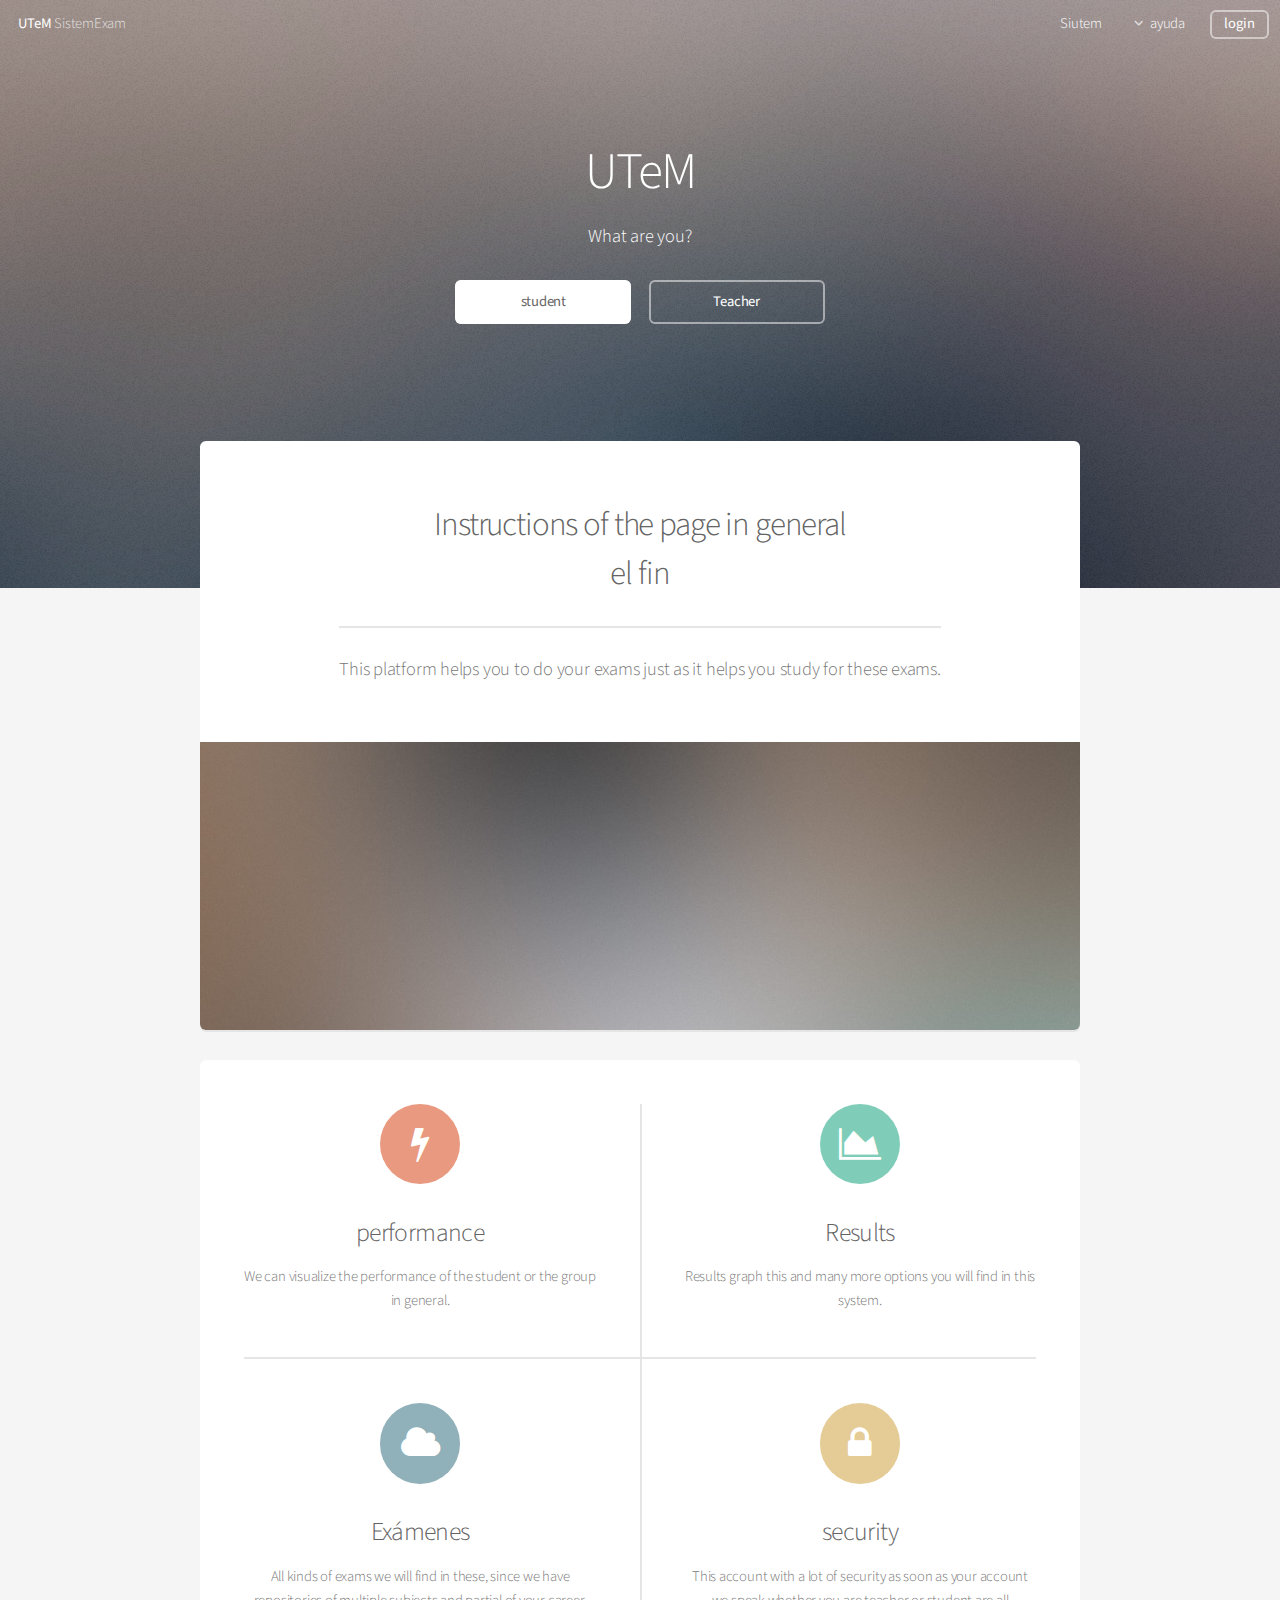
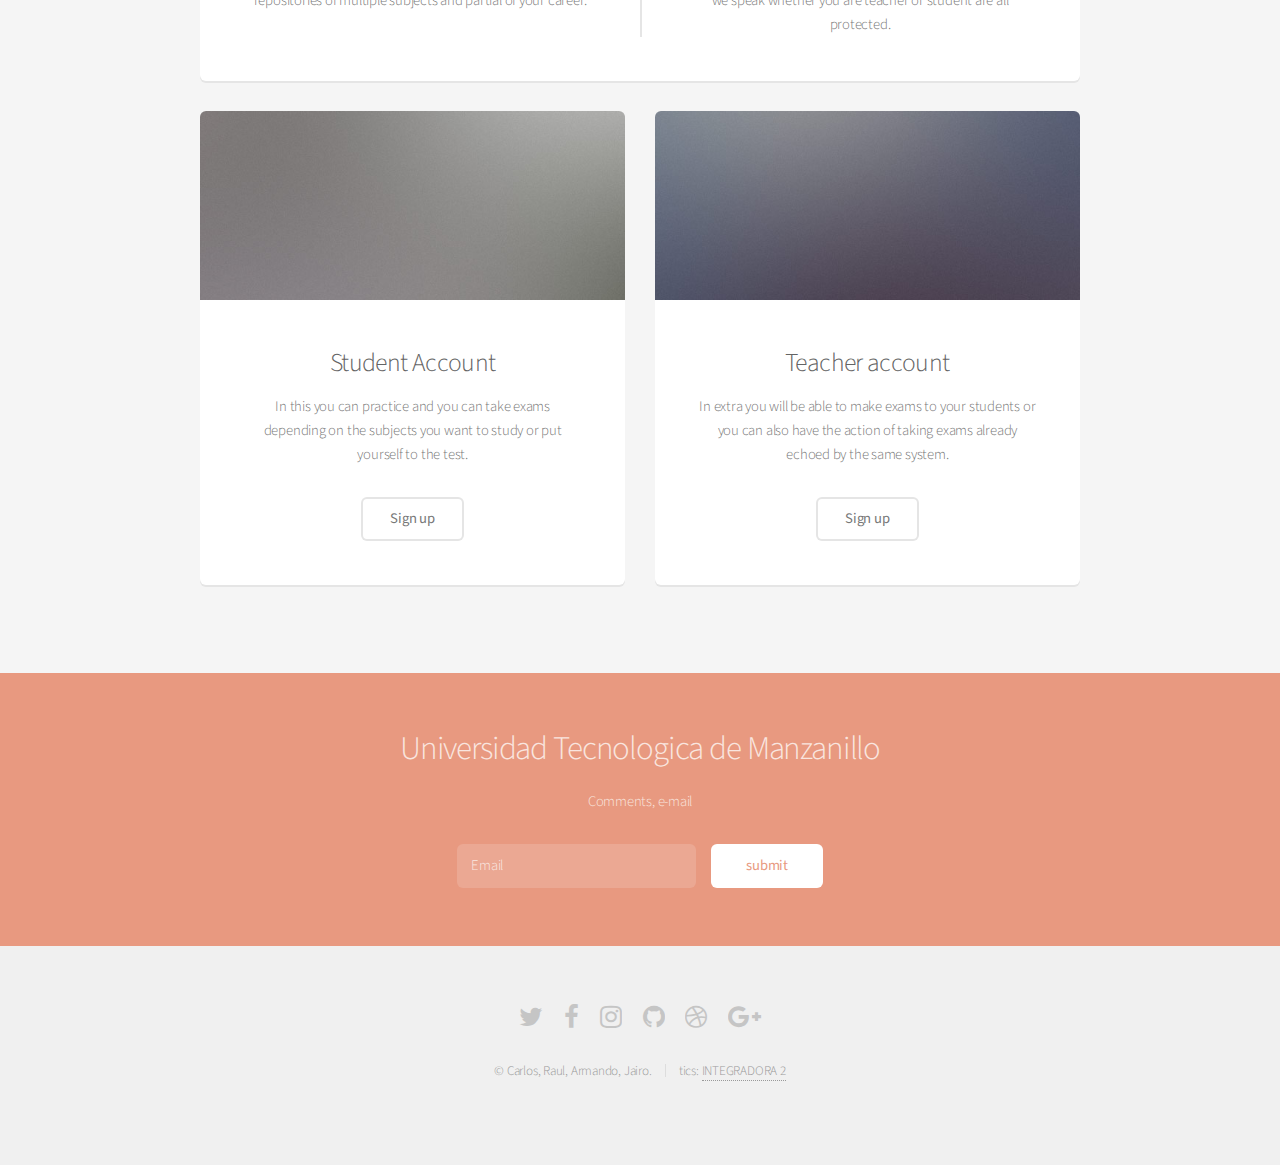
<file: index.html>
<!DOCTYPE HTML>

<html>
	<head>
		<title>Sistema de Examen</title>
		<meta charset="utf-8" />
		<meta name="viewport" content="width=device-width, initial-scale=1" />
		<!--[if lte IE 8]><script src="assets/js/ie/html5shiv.js"></script><![endif]-->
		<link rel="stylesheet" href="assets/css/main.css" />
		<!--[if lte IE 8]><link rel="stylesheet" href="assets/css/ie8.css" /><![endif]-->
	</head>
	<body class="landing">
		<div id="page-wrapper">

			<!-- Header -->
				<header id="header" class="alt">
					<h1><a href="index.html">UTeM</a> SistemExam</h1>
					<nav id="nav">
						<ul>
							<li><a href="http://siiutem.net/">Siutem</a></li>
							<li>
								<a href="#" class="icon fa-angle-down">ayuda</a>
								<ul>
									<li><a href="generic.html">ayuda 1</a></li>
									<li><a href="contact.html">ayuda 2</a></li>
									<li><a href="elements.html">ayuda 4</a></li>
									<li>
										<a href="#">submenu</a>
										<ul>
											<li><a href="#">1</a></li>
											<li><a href="#">2</a></li>
											<li><a href="#">2</a></li>
											<li><a href="#">3</a></li>
										</ul>
									</li>
								</ul>
							</li>
							<li><a href="login.html" class="button">login</a></li>

						</ul>
					</nav>
				</header>

			<!-- Banner -->
				<section id="banner">
					<h2>UTeM</h2>
					<p>What are you?</p>
					<ul class="actions">
						<li><a href="registro1.html" class="button special">student</a></li>
						<li><a href="registro1.html" class="button">Teacher</a></li>
					</ul>
				</section>

			<!-- Main -->
				<section id="main" class="container">

					<section class="box special">
						<header class="major">
							<h2>Instructions of the page in general
							<br />
							el fin</h2>
							<p>This platform helps you to do your exams just as it helps you study for these exams.</p>
						</header>
						<span class="image featured"><img src="images/pic01.jpg" alt="" /></span>
					</section>

					<section class="box special features">
						<div class="features-row">
							<section>
								<span class="icon major fa-bolt accent2"></span>
								<h3>performance</h3>
								<p>We can visualize the performance of the student or the group in general.</p>
							</section>
							<section>
								<span class="icon major fa-area-chart accent3"></span>
								<h3>Results</h3>
								<p>Results graph this and many more options you will find in this system.</p>
							</section>
						</div>
						<div class="features-row">
							<section>
								<span class="icon major fa-cloud accent4"></span>
								<h3>Exámenes</h3>
								<p>All kinds of exams we will find in these, since we have repositories of multiple subjects and partial of your career.</p>
							</section>
							<section>
								<span class="icon major fa-lock accent5"></span>
								<h3>security</h3>
								<p>This account with a lot of security as soon as your account we speak whether you are teacher or student are all protected.</p>
							</section>
						</div>
					</section>

					<div class="row">
						<div class="6u 12u(narrower)">

							<section class="box special">
								<span class="image featured"><img src="images/pic02.jpg" alt="" /></span>
								<h3>Student Account </h3>
								<p>In this you can practice and you can take exams depending on the subjects you want to study or put yourself to the test.</p>
								<ul class="actions">
									<li><a href="#" class="button alt">Sign up</a></li>
								</ul>
							</section>

						</div>
						<div class="6u 12u(narrower)">

							<section class="box special">
								<span class="image featured"><img src="images/pic03.jpg" alt="" /></span>
								<h3>Teacher account</h3>
								<p>In extra you will be able to make exams to your students or you can also have the action of taking exams already echoed by the same system.</p>
								<ul class="actions">
									<li><a href="#" class="button alt">Sign up</a></li>
								</ul>
							</section>

						</div>
					</div>

				</section>

			<!-- CTA -->
				<section id="cta">

					<h2>Universidad Tecnologica de Manzanillo</h2>
					<p>Comments, e-mail</p>

					<form>
						<div class="row uniform 50%">
							<div class="8u 12u(mobilep)">
								<input type="email" name="email" id="email" placeholder="Email" />
							</div>
							<div class="4u 12u(mobilep)">
								<input type="submit" value="submit" class="fit" />
							</div>
						</div>
					</form>

				</section>

			<!-- Footer -->
				<footer id="footer">
					<ul class="icons">
						<li><a href="#" class="icon fa-twitter"><span class="label">Twitter</span></a></li>
						<li><a href="#" class="icon fa-facebook"><span class="label">Facebook</span></a></li>
						<li><a href="#" class="icon fa-instagram"><span class="label">Instagram</span></a></li>
						<li><a href="#" class="icon fa-github"><span class="label">Github</span></a></li>
						<li><a href="#" class="icon fa-dribbble"><span class="label">Dribbble</span></a></li>
						<li><a href="#" class="icon fa-google-plus"><span class="label">Google+</span></a></li>
					</ul>
					<ul class="copyright">
						<li>&copy; Carlos, Raul, Armando, Jairo.</li><li>tics: <a href="http://html5up.net">INTEGRADORA 2</a></li>
					</ul>
				</footer>

		</div>

		<!-- Scripts -->
			<script src="assets/js/jquery.min.js"></script>
			<script src="assets/js/jquery.dropotron.min.js"></script>
			<script src="assets/js/jquery.scrollgress.min.js"></script>
			<script src="assets/js/skel.min.js"></script>
			<script src="assets/js/util.js"></script>
			<!--[if lte IE 8]><script src="assets/js/ie/respond.min.js"></script><![endif]-->
			<script src="assets/js/main.js"></script>

	</body>
</html>
</file>
<file: assets/css/ie8.css>
/*
	Alpha by HTML5 UP
	html5up.net | @ajlkn
	Free for personal and commercial use under the CCA 3.0 license (html5up.net/license)
*/

/* Basic */

	pre, code {
		position: relative;
		-ms-behavior: url("assets/js/ie/PIE.htc");
	}

/* Form */

	input[type="text"],
	input[type="password"],
	input[type="email"],
	select,
	textarea {
		position: relative;
		-ms-behavior: url("assets/js/ie/PIE.htc");
		line-height: 3em;
	}

	input[type="checkbox"],
	input[type="radio"] {
		opacity: 1;
		z-index: auto;
	}

		input[type="checkbox"] + label:before,
		input[type="radio"] + label:before {
			display: none;
		}

/* Button */

	input[type="submit"],
	input[type="reset"],
	input[type="button"],
	.button {
		position: relative;
		-ms-behavior: url("assets/js/ie/PIE.htc");
	}

		input[type="submit"].alt,
		input[type="reset"].alt,
		input[type="button"].alt,
		.button.alt {
			border: solid 2px #e5e5e5;
		}

/* Box */

	.box {
		position: relative;
		-ms-behavior: url("assets/js/ie/PIE.htc");
	}

		.box .image.featured {
			margin: 2em 0;
			width: 100%;
		}

/* Icon */

	.icon.major {
		position: relative;
		-ms-behavior: url("assets/js/ie/PIE.htc");
	}

/* Image */

	.image {
		position: relative;
		-ms-behavior: url("assets/js/ie/PIE.htc");
	}

		.image img {
			position: relative;
			-ms-behavior: url("assets/js/ie/PIE.htc");
		}

/* Header */

	#header nav > ul > li a {
		color: #fff;
		display: inline-block;
		text-decoration: none;
		border: 0;
	}

		#header nav > ul > li a.icon:before {
			color: #fff;
			margin-right: 0.5em;
		}

	#header.alt {
		color: #fff;
	}

		#header.alt nav > ul > li a:not(.button).icon:before {
			color: rgba(255, 255, 255, 0.75);
		}

		#header.alt nav > ul > li.active a:not(.button) {
			background-color: rgba(255, 255, 255, 0.2);
		}

	.dropotron {
		border: solid 1px #e5e5e5;
	}

		.dropotron.level-0 {
			margin-top: 0;
		}

			.dropotron.level-0:before {
				display: none;
			}

/* Banner */

	#banner {
		background-attachment: scroll;
		background-image: url("../../01integradora2/pagina principal1/images/ut.jpg");
		background-position: auto;
		background-repeat: no-repeat;
		background-size: cover;
		-ms-behavior: url("assets/js/ie/backgroundsize.min.htc");
	}

		#banner input[type="submit"],
		#banner input[type="reset"],
		#banner input[type="button"],
		#banner .button {
			border: solid 2px #fff;
		}

/* Main */

	#main {
		position: relative;
		z-index: 1;
	}

/* CTA */

	#cta input[type="text"],
	#cta input[type="password"],
	#cta input[type="email"],
	#cta select,
	#cta textarea {
		background: #e89980;
		border: solid 2px #fff;
	}

	#cta .formerize-placeholder {
		color: #fff !important;
	}
</file>
<file: assets/css/main.css>
@import url("font-awesome.min.css");
@import url("https://fonts.googleapis.com/css?family=Source+Sans+Pro:300,400,300italic,400italic");

/*
	Alpha by HTML5 UP
	html5up.net | @ajlkn
	Free for personal and commercial use under the CCA 3.0 license (html5up.net/license)
*/

/* Reset */

	html, body, div, span, applet, object, iframe, h1, h2, h3, h4, h5, h6, p, blockquote, pre, a, abbr, acronym, address, big, cite, code, del, dfn, em, img, ins, kbd, q, s, samp, small, strike, strong, sub, sup, tt, var, b, u, i, center, dl, dt, dd, ol, ul, li, fieldset, form, label, legend, table, caption, tbody, tfoot, thead, tr, th, td, article, aside, canvas, details, embed, figure, figcaption, footer, header, hgroup, menu, nav, output, ruby, section, summary, time, mark, audio, video {
		margin: 0;
		padding: 0;
		border: 0;
		font-size: 100%;
		font: inherit;
		vertical-align: baseline;
	}

	article, aside, details, figcaption, figure, footer, header, hgroup, menu, nav, section {
		display: green;
	}

	body {
		line-height: 1;
	}

	ol, ul {
		list-style: none;
	}

	blockquote, q {
		quotes: none;
	}

	blockquote:before, blockquote:after, q:before, q:after {
		content: '';
		content: none;
	}

	table {
		border-collapse: collapse;
		border-spacing: 0;
	}

	body {
		-webkit-text-size-adjust: none;
	}

/* Box Model */

	*, *:before, *:after {
		-moz-box-sizing: border-box;
		-webkit-box-sizing: border-box;
		box-sizing: border-box;
	}

/* Containers */

	.container {
		margin-left: auto;
		margin-right: auto;
	}

	.container.\31 25\25 {
		width: 100%;
		max-width: 75em;
		min-width: 60em;
	}

	.container.\37 5\25 {
		width: 45em;
	}

	.container.\35 0\25 {
		width: 30em;
	}

	.container.\32 5\25 {
		width: 15em;
	}

	.container {
		width: 60em;
	}

	@media screen and (max-width: 1680px) {

		.container.\31 25\25 {
			width: 100%;
			max-width: 75em;
			min-width: 60em;
		}

		.container.\37 5\25 {
			width: 45em;
		}

		.container.\35 0\25 {
			width: 30em;
		}

		.container.\32 5\25 {
			width: 15em;
		}

		.container {
			width: 60em;
		}

	}

	@media screen and (max-width: 1280px) {

		.container.\31 25\25 {
			width: 100%;
			max-width: 75em;
			min-width: 60em;
		}

		.container.\37 5\25 {
			width: 45em;
		}

		.container.\35 0\25 {
			width: 30em;
		}

		.container.\32 5\25 {
			width: 15em;
		}

		.container {
			width: 60em;
		}

	}

	@media screen and (max-width: 980px) {

		.container.\31 25\25 {
			width: 100%;
			max-width: 112.5%;
			min-width: 90%;
		}

		.container.\37 5\25 {
			width: 67.5%;
		}

		.container.\35 0\25 {
			width: 45%;
		}

		.container.\32 5\25 {
			width: 22.5%;
		}

		.container {
			width: 90%;
		}

	}

	@media screen and (max-width: 840px) {

		.container.\31 25\25 {
			width: 100%;
			max-width: 112.5%;
			min-width: 90%;
		}

		.container.\37 5\25 {
			width: 67.5%;
		}

		.container.\35 0\25 {
			width: 45%;
		}

		.container.\32 5\25 {
			width: 22.5%;
		}

		.container {
			width: 90% !important;
		}

	}

	@media screen and (max-width: 736px) {

		.container.\31 25\25 {
			width: 100%;
			max-width: 125%;
			min-width: 100%;
		}

		.container.\37 5\25 {
			width: 75%;
		}

		.container.\35 0\25 {
			width: 50%;
		}

		.container.\32 5\25 {
			width: 25%;
		}

		.container {
			width: 100% !important;
		}

	}

	@media screen and (max-width: 480px) {

		.container.\31 25\25 {
			width: 100%;
			max-width: 125%;
			min-width: 100%;
		}

		.container.\37 5\25 {
			width: 75%;
		}

		.container.\35 0\25 {
			width: 50%;
		}

		.container.\32 5\25 {
			width: 25%;
		}

		.container {
			width: 100% !important;
		}

	}

/* Grid */

	.row {
		border-bottom: solid 1px transparent;
		-moz-box-sizing: border-box;
		-webkit-box-sizing: border-box;
		box-sizing: border-box;
	}

	.row > * {
		float: left;
		-moz-box-sizing: border-box;
		-webkit-box-sizing: border-box;
		box-sizing: border-box;
	}

	.row:after, .row:before {
		content: '';
		display: block;
		clear: both;
		height: 0;
	}

	.row.uniform > * > :first-child {
		margin-top: 0;
	}

	.row.uniform > * > :last-child {
		margin-bottom: 0;
	}

	.row.\30 \25 > * {
		padding: 0 0 0 0em;
	}

	.row.\30 \25 {
		margin: 0 0 -1px 0em;
	}

	.row.uniform.\30 \25 > * {
		padding: 0em 0 0 0em;
	}

	.row.uniform.\30 \25 {
		margin: 0em 0 -1px 0em;
	}

	.row > * {
		padding: 0 0 0 2em;
	}

	.row {
		margin: 0 0 -1px -2em;
	}

	.row.uniform > * {
		padding: 2em 0 0 2em;
	}

	.row.uniform {
		margin: -2em 0 -1px -2em;
	}

	.row.\32 00\25 > * {
		padding: 0 0 0 4em;
	}

	.row.\32 00\25 {
		margin: 0 0 -1px -4em;
	}

	.row.uniform.\32 00\25 > * {
		padding: 4em 0 0 4em;
	}

	.row.uniform.\32 00\25 {
		margin: -4em 0 -1px -4em;
	}

	.row.\31 50\25 > * {
		padding: 0 0 0 3em;
	}

	.row.\31 50\25 {
		margin: 0 0 -1px -3em;
	}

	.row.uniform.\31 50\25 > * {
		padding: 3em 0 0 3em;
	}

	.row.uniform.\31 50\25 {
		margin: -3em 0 -1px -3em;
	}

	.row.\35 0\25 > * {
		padding: 0 0 0 1em;
	}

	.row.\35 0\25 {
		margin: 0 0 -1px -1em;
	}

	.row.uniform.\35 0\25 > * {
		padding: 1em 0 0 1em;
	}

	.row.uniform.\35 0\25 {
		margin: -1em 0 -1px -1em;
	}

	.row.\32 5\25 > * {
		padding: 0 0 0 0.5em;
	}

	.row.\32 5\25 {
		margin: 0 0 -1px -0.5em;
	}

	.row.uniform.\32 5\25 > * {
		padding: 0.5em 0 0 0.5em;
	}

	.row.uniform.\32 5\25 {
		margin: -0.5em 0 -1px -0.5em;
	}

	.\31 2u, .\31 2u\24 {
		width: 100%;
		clear: none;
		margin-left: 0;
	}

	.\31 1u, .\31 1u\24 {
		width: 91.6666666667%;
		clear: none;
		margin-left: 0;
	}

	.\31 0u, .\31 0u\24 {
		width: 83.3333333333%;
		clear: none;
		margin-left: 0;
	}

	.\39 u, .\39 u\24 {
		width: 75%;
		clear: none;
		margin-left: 0;
	}

	.\38 u, .\38 u\24 {
		width: 66.6666666667%;
		clear: none;
		margin-left: 0;
	}

	.\37 u, .\37 u\24 {
		width: 58.3333333333%;
		clear: none;
		margin-left: 0;
	}

	.\36 u, .\36 u\24 {
		width: 50%;
		clear: none;
		margin-left: 0;
	}

	.\35 u, .\35 u\24 {
		width: 41.6666666667%;
		clear: none;
		margin-left: 0;
	}

	.\34 u, .\34 u\24 {
		width: 33.3333333333%;
		clear: none;
		margin-left: 0;
	}

	.\33 u, .\33 u\24 {
		width: 25%;
		clear: none;
		margin-left: 0;
	}

	.\32 u, .\32 u\24 {
		width: 16.6666666667%;
		clear: none;
		margin-left: 0;
	}

	.\31 u, .\31 u\24 {
		width: 8.3333333333%;
		clear: none;
		margin-left: 0;
	}

	.\31 2u\24 + *,
	.\31 1u\24 + *,
	.\31 0u\24 + *,
	.\39 u\24 + *,
	.\38 u\24 + *,
	.\37 u\24 + *,
	.\36 u\24 + *,
	.\35 u\24 + *,
	.\34 u\24 + *,
	.\33 u\24 + *,
	.\32 u\24 + *,
	.\31 u\24 + * {
		clear: left;
	}

	.\-11u {
		margin-left: 91.66667%;
	}

	.\-10u {
		margin-left: 83.33333%;
	}

	.\-9u {
		margin-left: 75%;
	}

	.\-8u {
		margin-left: 66.66667%;
	}

	.\-7u {
		margin-left: 58.33333%;
	}

	.\-6u {
		margin-left: 50%;
	}

	.\-5u {
		margin-left: 41.66667%;
	}

	.\-4u {
		margin-left: 33.33333%;
	}

	.\-3u {
		margin-left: 25%;
	}

	.\-2u {
		margin-left: 16.66667%;
	}

	.\-1u {
		margin-left: 8.33333%;
	}

	@media screen and (max-width: 1680px) {

		.row > * {
			padding: 0 0 0 2em;
		}

		.row {
			margin: 0 0 -1px -2em;
		}

		.row.uniform > * {
			padding: 2em 0 0 2em;
		}

		.row.uniform {
			margin: -2em 0 -1px -2em;
		}

		.row.\32 00\25 > * {
			padding: 0 0 0 4em;
		}

		.row.\32 00\25 {
			margin: 0 0 -1px -4em;
		}

		.row.uniform.\32 00\25 > * {
			padding: 4em 0 0 4em;
		}

		.row.uniform.\32 00\25 {
			margin: -4em 0 -1px -4em;
		}

		.row.\31 50\25 > * {
			padding: 0 0 0 3em;
		}

		.row.\31 50\25 {
			margin: 0 0 -1px -3em;
		}

		.row.uniform.\31 50\25 > * {
			padding: 3em 0 0 3em;
		}

		.row.uniform.\31 50\25 {
			margin: -3em 0 -1px -3em;
		}

		.row.\35 0\25 > * {
			padding: 0 0 0 1em;
		}

		.row.\35 0\25 {
			margin: 0 0 -1px -1em;
		}

		.row.uniform.\35 0\25 > * {
			padding: 1em 0 0 1em;
		}

		.row.uniform.\35 0\25 {
			margin: -1em 0 -1px -1em;
		}

		.row.\32 5\25 > * {
			padding: 0 0 0 0.5em;
		}

		.row.\32 5\25 {
			margin: 0 0 -1px -0.5em;
		}

		.row.uniform.\32 5\25 > * {
			padding: 0.5em 0 0 0.5em;
		}

		.row.uniform.\32 5\25 {
			margin: -0.5em 0 -1px -0.5em;
		}

		.\31 2u\28wide\29, .\31 2u\24\28wide\29 {
			width: 100%;
			clear: none;
			margin-left: 0;
		}

		.\31 1u\28wide\29, .\31 1u\24\28wide\29 {
			width: 91.6666666667%;
			clear: none;
			margin-left: 0;
		}

		.\31 0u\28wide\29, .\31 0u\24\28wide\29 {
			width: 83.3333333333%;
			clear: none;
			margin-left: 0;
		}

		.\39 u\28wide\29, .\39 u\24\28wide\29 {
			width: 75%;
			clear: none;
			margin-left: 0;
		}

		.\38 u\28wide\29, .\38 u\24\28wide\29 {
			width: 66.6666666667%;
			clear: none;
			margin-left: 0;
		}

		.\37 u\28wide\29, .\37 u\24\28wide\29 {
			width: 58.3333333333%;
			clear: none;
			margin-left: 0;
		}

		.\36 u\28wide\29, .\36 u\24\28wide\29 {
			width: 50%;
			clear: none;
			margin-left: 0;
		}

		.\35 u\28wide\29, .\35 u\24\28wide\29 {
			width: 41.6666666667%;
			clear: none;
			margin-left: 0;
		}

		.\34 u\28wide\29, .\34 u\24\28wide\29 {
			width: 33.3333333333%;
			clear: none;
			margin-left: 0;
		}

		.\33 u\28wide\29, .\33 u\24\28wide\29 {
			width: 25%;
			clear: none;
			margin-left: 0;
		}

		.\32 u\28wide\29, .\32 u\24\28wide\29 {
			width: 16.6666666667%;
			clear: none;
			margin-left: 0;
		}

		.\31 u\28wide\29, .\31 u\24\28wide\29 {
			width: 8.3333333333%;
			clear: none;
			margin-left: 0;
		}

		.\31 2u\24\28wide\29 + *,
		.\31 1u\24\28wide\29 + *,
		.\31 0u\24\28wide\29 + *,
		.\39 u\24\28wide\29 + *,
		.\38 u\24\28wide\29 + *,
		.\37 u\24\28wide\29 + *,
		.\36 u\24\28wide\29 + *,
		.\35 u\24\28wide\29 + *,
		.\34 u\24\28wide\29 + *,
		.\33 u\24\28wide\29 + *,
		.\32 u\24\28wide\29 + *,
		.\31 u\24\28wide\29 + * {
			clear: left;
		}

		.\-11u\28wide\29 {
			margin-left: 91.66667%;
		}

		.\-10u\28wide\29 {
			margin-left: 83.33333%;
		}

		.\-9u\28wide\29 {
			margin-left: 75%;
		}

		.\-8u\28wide\29 {
			margin-left: 66.66667%;
		}

		.\-7u\28wide\29 {
			margin-left: 58.33333%;
		}

		.\-6u\28wide\29 {
			margin-left: 50%;
		}

		.\-5u\28wide\29 {
			margin-left: 41.66667%;
		}

		.\-4u\28wide\29 {
			margin-left: 33.33333%;
		}

		.\-3u\28wide\29 {
			margin-left: 25%;
		}

		.\-2u\28wide\29 {
			margin-left: 16.66667%;
		}

		.\-1u\28wide\29 {
			margin-left: 8.33333%;
		}

	}

	@media screen and (max-width: 1280px) {

		.row > * {
			padding: 0 0 0 2em;
		}

		.row {
			margin: 0 0 -1px -2em;
		}

		.row.uniform > * {
			padding: 2em 0 0 2em;
		}

		.row.uniform {
			margin: -2em 0 -1px -2em;
		}

		.row.\32 00\25 > * {
			padding: 0 0 0 4em;
		}

		.row.\32 00\25 {
			margin: 0 0 -1px -4em;
		}

		.row.uniform.\32 00\25 > * {
			padding: 4em 0 0 4em;
		}

		.row.uniform.\32 00\25 {
			margin: -4em 0 -1px -4em;
		}

		.row.\31 50\25 > * {
			padding: 0 0 0 3em;
		}

		.row.\31 50\25 {
			margin: 0 0 -1px -3em;
		}

		.row.uniform.\31 50\25 > * {
			padding: 3em 0 0 3em;
		}

		.row.uniform.\31 50\25 {
			margin: -3em 0 -1px -3em;
		}

		.row.\35 0\25 > * {
			padding: 0 0 0 1em;
		}

		.row.\35 0\25 {
			margin: 0 0 -1px -1em;
		}

		.row.uniform.\35 0\25 > * {
			padding: 1em 0 0 1em;
		}

		.row.uniform.\35 0\25 {
			margin: -1em 0 -1px -1em;
		}

		.row.\32 5\25 > * {
			padding: 0 0 0 0.5em;
		}

		.row.\32 5\25 {
			margin: 0 0 -1px -0.5em;
		}

		.row.uniform.\32 5\25 > * {
			padding: 0.5em 0 0 0.5em;
		}

		.row.uniform.\32 5\25 {
			margin: -0.5em 0 -1px -0.5em;
		}

		.\31 2u\28normal\29, .\31 2u\24\28normal\29 {
			width: 100%;
			clear: none;
			margin-left: 0;
		}

		.\31 1u\28normal\29, .\31 1u\24\28normal\29 {
			width: 91.6666666667%;
			clear: none;
			margin-left: 0;
		}

		.\31 0u\28normal\29, .\31 0u\24\28normal\29 {
			width: 83.3333333333%;
			clear: none;
			margin-left: 0;
		}

		.\39 u\28normal\29, .\39 u\24\28normal\29 {
			width: 75%;
			clear: none;
			margin-left: 0;
		}

		.\38 u\28normal\29, .\38 u\24\28normal\29 {
			width: 66.6666666667%;
			clear: none;
			margin-left: 0;
		}

		.\37 u\28normal\29, .\37 u\24\28normal\29 {
			width: 58.3333333333%;
			clear: none;
			margin-left: 0;
		}

		.\36 u\28normal\29, .\36 u\24\28normal\29 {
			width: 50%;
			clear: none;
			margin-left: 0;
		}

		.\35 u\28normal\29, .\35 u\24\28normal\29 {
			width: 41.6666666667%;
			clear: none;
			margin-left: 0;
		}

		.\34 u\28normal\29, .\34 u\24\28normal\29 {
			width: 33.3333333333%;
			clear: none;
			margin-left: 0;
		}

		.\33 u\28normal\29, .\33 u\24\28normal\29 {
			width: 25%;
			clear: none;
			margin-left: 0;
		}

		.\32 u\28normal\29, .\32 u\24\28normal\29 {
			width: 16.6666666667%;
			clear: none;
			margin-left: 0;
		}

		.\31 u\28normal\29, .\31 u\24\28normal\29 {
			width: 8.3333333333%;
			clear: none;
			margin-left: 0;
		}

		.\31 2u\24\28normal\29 + *,
		.\31 1u\24\28normal\29 + *,
		.\31 0u\24\28normal\29 + *,
		.\39 u\24\28normal\29 + *,
		.\38 u\24\28normal\29 + *,
		.\37 u\24\28normal\29 + *,
		.\36 u\24\28normal\29 + *,
		.\35 u\24\28normal\29 + *,
		.\34 u\24\28normal\29 + *,
		.\33 u\24\28normal\29 + *,
		.\32 u\24\28normal\29 + *,
		.\31 u\24\28normal\29 + * {
			clear: left;
		}

		.\-11u\28normal\29 {
			margin-left: 91.66667%;
		}

		.\-10u\28normal\29 {
			margin-left: 83.33333%;
		}

		.\-9u\28normal\29 {
			margin-left: 75%;
		}

		.\-8u\28normal\29 {
			margin-left: 66.66667%;
		}

		.\-7u\28normal\29 {
			margin-left: 58.33333%;
		}

		.\-6u\28normal\29 {
			margin-left: 50%;
		}

		.\-5u\28normal\29 {
			margin-left: 41.66667%;
		}

		.\-4u\28normal\29 {
			margin-left: 33.33333%;
		}

		.\-3u\28normal\29 {
			margin-left: 25%;
		}

		.\-2u\28normal\29 {
			margin-left: 16.66667%;
		}

		.\-1u\28normal\29 {
			margin-left: 8.33333%;
		}

	}

	@media screen and (max-width: 980px) {

		.row > * {
			padding: 0 0 0 2em;
		}

		.row {
			margin: 0 0 -1px -2em;
		}

		.row.uniform > * {
			padding: 2em 0 0 2em;
		}

		.row.uniform {
			margin: -2em 0 -1px -2em;
		}

		.row.\32 00\25 > * {
			padding: 0 0 0 4em;
		}

		.row.\32 00\25 {
			margin: 0 0 -1px -4em;
		}

		.row.uniform.\32 00\25 > * {
			padding: 4em 0 0 4em;
		}

		.row.uniform.\32 00\25 {
			margin: -4em 0 -1px -4em;
		}

		.row.\31 50\25 > * {
			padding: 0 0 0 3em;
		}

		.row.\31 50\25 {
			margin: 0 0 -1px -3em;
		}

		.row.uniform.\31 50\25 > * {
			padding: 3em 0 0 3em;
		}

		.row.uniform.\31 50\25 {
			margin: -3em 0 -1px -3em;
		}

		.row.\35 0\25 > * {
			padding: 0 0 0 1em;
		}

		.row.\35 0\25 {
			margin: 0 0 -1px -1em;
		}

		.row.uniform.\35 0\25 > * {
			padding: 1em 0 0 1em;
		}

		.row.uniform.\35 0\25 {
			margin: -1em 0 -1px -1em;
		}

		.row.\32 5\25 > * {
			padding: 0 0 0 0.5em;
		}

		.row.\32 5\25 {
			margin: 0 0 -1px -0.5em;
		}

		.row.uniform.\32 5\25 > * {
			padding: 0.5em 0 0 0.5em;
		}

		.row.uniform.\32 5\25 {
			margin: -0.5em 0 -1px -0.5em;
		}

		.\31 2u\28narrow\29, .\31 2u\24\28narrow\29 {
			width: 100%;
			clear: none;
			margin-left: 0;
		}

		.\31 1u\28narrow\29, .\31 1u\24\28narrow\29 {
			width: 91.6666666667%;
			clear: none;
			margin-left: 0;
		}

		.\31 0u\28narrow\29, .\31 0u\24\28narrow\29 {
			width: 83.3333333333%;
			clear: none;
			margin-left: 0;
		}

		.\39 u\28narrow\29, .\39 u\24\28narrow\29 {
			width: 75%;
			clear: none;
			margin-left: 0;
		}

		.\38 u\28narrow\29, .\38 u\24\28narrow\29 {
			width: 66.6666666667%;
			clear: none;
			margin-left: 0;
		}

		.\37 u\28narrow\29, .\37 u\24\28narrow\29 {
			width: 58.3333333333%;
			clear: none;
			margin-left: 0;
		}

		.\36 u\28narrow\29, .\36 u\24\28narrow\29 {
			width: 50%;
			clear: none;
			margin-left: 0;
		}

		.\35 u\28narrow\29, .\35 u\24\28narrow\29 {
			width: 41.6666666667%;
			clear: none;
			margin-left: 0;
		}

		.\34 u\28narrow\29, .\34 u\24\28narrow\29 {
			width: 33.3333333333%;
			clear: none;
			margin-left: 0;
		}

		.\33 u\28narrow\29, .\33 u\24\28narrow\29 {
			width: 25%;
			clear: none;
			margin-left: 0;
		}

		.\32 u\28narrow\29, .\32 u\24\28narrow\29 {
			width: 16.6666666667%;
			clear: none;
			margin-left: 0;
		}

		.\31 u\28narrow\29, .\31 u\24\28narrow\29 {
			width: 8.3333333333%;
			clear: none;
			margin-left: 0;
		}

		.\31 2u\24\28narrow\29 + *,
		.\31 1u\24\28narrow\29 + *,
		.\31 0u\24\28narrow\29 + *,
		.\39 u\24\28narrow\29 + *,
		.\38 u\24\28narrow\29 + *,
		.\37 u\24\28narrow\29 + *,
		.\36 u\24\28narrow\29 + *,
		.\35 u\24\28narrow\29 + *,
		.\34 u\24\28narrow\29 + *,
		.\33 u\24\28narrow\29 + *,
		.\32 u\24\28narrow\29 + *,
		.\31 u\24\28narrow\29 + * {
			clear: left;
		}

		.\-11u\28narrow\29 {
			margin-left: 91.66667%;
		}

		.\-10u\28narrow\29 {
			margin-left: 83.33333%;
		}

		.\-9u\28narrow\29 {
			margin-left: 75%;
		}

		.\-8u\28narrow\29 {
			margin-left: 66.66667%;
		}

		.\-7u\28narrow\29 {
			margin-left: 58.33333%;
		}

		.\-6u\28narrow\29 {
			margin-left: 50%;
		}

		.\-5u\28narrow\29 {
			margin-left: 41.66667%;
		}

		.\-4u\28narrow\29 {
			margin-left: 33.33333%;
		}

		.\-3u\28narrow\29 {
			margin-left: 25%;
		}

		.\-2u\28narrow\29 {
			margin-left: 16.66667%;
		}

		.\-1u\28narrow\29 {
			margin-left: 8.33333%;
		}

	}

	@media screen and (max-width: 840px) {

		.row > * {
			padding: 0 0 0 2em;
		}

		.row {
			margin: 0 0 -1px -2em;
		}

		.row.uniform > * {
			padding: 2em 0 0 2em;
		}

		.row.uniform {
			margin: -2em 0 -1px -2em;
		}

		.row.\32 00\25 > * {
			padding: 0 0 0 4em;
		}

		.row.\32 00\25 {
			margin: 0 0 -1px -4em;
		}

		.row.uniform.\32 00\25 > * {
			padding: 4em 0 0 4em;
		}

		.row.uniform.\32 00\25 {
			margin: -4em 0 -1px -4em;
		}

		.row.\31 50\25 > * {
			padding: 0 0 0 3em;
		}

		.row.\31 50\25 {
			margin: 0 0 -1px -3em;
		}

		.row.uniform.\31 50\25 > * {
			padding: 3em 0 0 3em;
		}

		.row.uniform.\31 50\25 {
			margin: -3em 0 -1px -3em;
		}

		.row.\35 0\25 > * {
			padding: 0 0 0 1em;
		}

		.row.\35 0\25 {
			margin: 0 0 -1px -1em;
		}

		.row.uniform.\35 0\25 > * {
			padding: 1em 0 0 1em;
		}

		.row.uniform.\35 0\25 {
			margin: -1em 0 -1px -1em;
		}

		.row.\32 5\25 > * {
			padding: 0 0 0 0.5em;
		}

		.row.\32 5\25 {
			margin: 0 0 -1px -0.5em;
		}

		.row.uniform.\32 5\25 > * {
			padding: 0.5em 0 0 0.5em;
		}

		.row.uniform.\32 5\25 {
			margin: -0.5em 0 -1px -0.5em;
		}

		.\31 2u\28narrower\29, .\31 2u\24\28narrower\29 {
			width: 100%;
			clear: none;
			margin-left: 0;
		}

		.\31 1u\28narrower\29, .\31 1u\24\28narrower\29 {
			width: 91.6666666667%;
			clear: none;
			margin-left: 0;
		}

		.\31 0u\28narrower\29, .\31 0u\24\28narrower\29 {
			width: 83.3333333333%;
			clear: none;
			margin-left: 0;
		}

		.\39 u\28narrower\29, .\39 u\24\28narrower\29 {
			width: 75%;
			clear: none;
			margin-left: 0;
		}

		.\38 u\28narrower\29, .\38 u\24\28narrower\29 {
			width: 66.6666666667%;
			clear: none;
			margin-left: 0;
		}

		.\37 u\28narrower\29, .\37 u\24\28narrower\29 {
			width: 58.3333333333%;
			clear: none;
			margin-left: 0;
		}

		.\36 u\28narrower\29, .\36 u\24\28narrower\29 {
			width: 50%;
			clear: none;
			margin-left: 0;
		}

		.\35 u\28narrower\29, .\35 u\24\28narrower\29 {
			width: 41.6666666667%;
			clear: none;
			margin-left: 0;
		}

		.\34 u\28narrower\29, .\34 u\24\28narrower\29 {
			width: 33.3333333333%;
			clear: none;
			margin-left: 0;
		}

		.\33 u\28narrower\29, .\33 u\24\28narrower\29 {
			width: 25%;
			clear: none;
			margin-left: 0;
		}

		.\32 u\28narrower\29, .\32 u\24\28narrower\29 {
			width: 16.6666666667%;
			clear: none;
			margin-left: 0;
		}

		.\31 u\28narrower\29, .\31 u\24\28narrower\29 {
			width: 8.3333333333%;
			clear: none;
			margin-left: 0;
		}

		.\31 2u\24\28narrower\29 + *,
		.\31 1u\24\28narrower\29 + *,
		.\31 0u\24\28narrower\29 + *,
		.\39 u\24\28narrower\29 + *,
		.\38 u\24\28narrower\29 + *,
		.\37 u\24\28narrower\29 + *,
		.\36 u\24\28narrower\29 + *,
		.\35 u\24\28narrower\29 + *,
		.\34 u\24\28narrower\29 + *,
		.\33 u\24\28narrower\29 + *,
		.\32 u\24\28narrower\29 + *,
		.\31 u\24\28narrower\29 + * {
			clear: left;
		}

		.\-11u\28narrower\29 {
			margin-left: 91.66667%;
		}

		.\-10u\28narrower\29 {
			margin-left: 83.33333%;
		}

		.\-9u\28narrower\29 {
			margin-left: 75%;
		}

		.\-8u\28narrower\29 {
			margin-left: 66.66667%;
		}

		.\-7u\28narrower\29 {
			margin-left: 58.33333%;
		}

		.\-6u\28narrower\29 {
			margin-left: 50%;
		}

		.\-5u\28narrower\29 {
			margin-left: 41.66667%;
		}

		.\-4u\28narrower\29 {
			margin-left: 33.33333%;
		}

		.\-3u\28narrower\29 {
			margin-left: 25%;
		}

		.\-2u\28narrower\29 {
			margin-left: 16.66667%;
		}

		.\-1u\28narrower\29 {
			margin-left: 8.33333%;
		}

	}

	@media screen and (max-width: 736px) {

		.row > * {
			padding: 0 0 0 2em;
		}

		.row {
			margin: 0 0 -1px -2em;
		}

		.row.uniform > * {
			padding: 2em 0 0 2em;
		}

		.row.uniform {
			margin: -2em 0 -1px -2em;
		}

		.row.\32 00\25 > * {
			padding: 0 0 0 4em;
		}

		.row.\32 00\25 {
			margin: 0 0 -1px -4em;
		}

		.row.uniform.\32 00\25 > * {
			padding: 4em 0 0 4em;
		}

		.row.uniform.\32 00\25 {
			margin: -4em 0 -1px -4em;
		}

		.row.\31 50\25 > * {
			padding: 0 0 0 3em;
		}

		.row.\31 50\25 {
			margin: 0 0 -1px -3em;
		}

		.row.uniform.\31 50\25 > * {
			padding: 3em 0 0 3em;
		}

		.row.uniform.\31 50\25 {
			margin: -3em 0 -1px -3em;
		}

		.row.\35 0\25 > * {
			padding: 0 0 0 1em;
		}

		.row.\35 0\25 {
			margin: 0 0 -1px -1em;
		}

		.row.uniform.\35 0\25 > * {
			padding: 1em 0 0 1em;
		}

		.row.uniform.\35 0\25 {
			margin: -1em 0 -1px -1em;
		}

		.row.\32 5\25 > * {
			padding: 0 0 0 0.5em;
		}

		.row.\32 5\25 {
			margin: 0 0 -1px -0.5em;
		}

		.row.uniform.\32 5\25 > * {
			padding: 0.5em 0 0 0.5em;
		}

		.row.uniform.\32 5\25 {
			margin: -0.5em 0 -1px -0.5em;
		}

		.\31 2u\28mobile\29, .\31 2u\24\28mobile\29 {
			width: 100%;
			clear: none;
			margin-left: 0;
		}

		.\31 1u\28mobile\29, .\31 1u\24\28mobile\29 {
			width: 91.6666666667%;
			clear: none;
			margin-left: 0;
		}

		.\31 0u\28mobile\29, .\31 0u\24\28mobile\29 {
			width: 83.3333333333%;
			clear: none;
			margin-left: 0;
		}

		.\39 u\28mobile\29, .\39 u\24\28mobile\29 {
			width: 75%;
			clear: none;
			margin-left: 0;
		}

		.\38 u\28mobile\29, .\38 u\24\28mobile\29 {
			width: 66.6666666667%;
			clear: none;
			margin-left: 0;
		}

		.\37 u\28mobile\29, .\37 u\24\28mobile\29 {
			width: 58.3333333333%;
			clear: none;
			margin-left: 0;
		}

		.\36 u\28mobile\29, .\36 u\24\28mobile\29 {
			width: 50%;
			clear: none;
			margin-left: 0;
		}

		.\35 u\28mobile\29, .\35 u\24\28mobile\29 {
			width: 41.6666666667%;
			clear: none;
			margin-left: 0;
		}

		.\34 u\28mobile\29, .\34 u\24\28mobile\29 {
			width: 33.3333333333%;
			clear: none;
			margin-left: 0;
		}

		.\33 u\28mobile\29, .\33 u\24\28mobile\29 {
			width: 25%;
			clear: none;
			margin-left: 0;
		}

		.\32 u\28mobile\29, .\32 u\24\28mobile\29 {
			width: 16.6666666667%;
			clear: none;
			margin-left: 0;
		}

		.\31 u\28mobile\29, .\31 u\24\28mobile\29 {
			width: 8.3333333333%;
			clear: none;
			margin-left: 0;
		}

		.\31 2u\24\28mobile\29 + *,
		.\31 1u\24\28mobile\29 + *,
		.\31 0u\24\28mobile\29 + *,
		.\39 u\24\28mobile\29 + *,
		.\38 u\24\28mobile\29 + *,
		.\37 u\24\28mobile\29 + *,
		.\36 u\24\28mobile\29 + *,
		.\35 u\24\28mobile\29 + *,
		.\34 u\24\28mobile\29 + *,
		.\33 u\24\28mobile\29 + *,
		.\32 u\24\28mobile\29 + *,
		.\31 u\24\28mobile\29 + * {
			clear: left;
		}

		.\-11u\28mobile\29 {
			margin-left: 91.66667%;
		}

		.\-10u\28mobile\29 {
			margin-left: 83.33333%;
		}

		.\-9u\28mobile\29 {
			margin-left: 75%;
		}

		.\-8u\28mobile\29 {
			margin-left: 66.66667%;
		}

		.\-7u\28mobile\29 {
			margin-left: 58.33333%;
		}

		.\-6u\28mobile\29 {
			margin-left: 50%;
		}

		.\-5u\28mobile\29 {
			margin-left: 41.66667%;
		}

		.\-4u\28mobile\29 {
			margin-left: 33.33333%;
		}

		.\-3u\28mobile\29 {
			margin-left: 25%;
		}

		.\-2u\28mobile\29 {
			margin-left: 16.66667%;
		}

		.\-1u\28mobile\29 {
			margin-left: 8.33333%;
		}

	}

	@media screen and (max-width: 480px) {

		.row > * {
			padding: 0 0 0 2em;
		}

		.row {
			margin: 0 0 -1px -2em;
		}

		.row.uniform > * {
			padding: 2em 0 0 2em;
		}

		.row.uniform {
			margin: -2em 0 -1px -2em;
		}

		.row.\32 00\25 > * {
			padding: 0 0 0 4em;
		}

		.row.\32 00\25 {
			margin: 0 0 -1px -4em;
		}

		.row.uniform.\32 00\25 > * {
			padding: 4em 0 0 4em;
		}

		.row.uniform.\32 00\25 {
			margin: -4em 0 -1px -4em;
		}

		.row.\31 50\25 > * {
			padding: 0 0 0 3em;
		}

		.row.\31 50\25 {
			margin: 0 0 -1px -3em;
		}

		.row.uniform.\31 50\25 > * {
			padding: 3em 0 0 3em;
		}

		.row.uniform.\31 50\25 {
			margin: -3em 0 -1px -3em;
		}

		.row.\35 0\25 > * {
			padding: 0 0 0 1em;
		}

		.row.\35 0\25 {
			margin: 0 0 -1px -1em;
		}

		.row.uniform.\35 0\25 > * {
			padding: 1em 0 0 1em;
		}

		.row.uniform.\35 0\25 {
			margin: -1em 0 -1px -1em;
		}

		.row.\32 5\25 > * {
			padding: 0 0 0 0.5em;
		}

		.row.\32 5\25 {
			margin: 0 0 -1px -0.5em;
		}

		.row.uniform.\32 5\25 > * {
			padding: 0.5em 0 0 0.5em;
		}

		.row.uniform.\32 5\25 {
			margin: -0.5em 0 -1px -0.5em;
		}

		.\31 2u\28mobilep\29, .\31 2u\24\28mobilep\29 {
			width: 100%;
			clear: none;
			margin-left: 0;
		}

		.\31 1u\28mobilep\29, .\31 1u\24\28mobilep\29 {
			width: 91.6666666667%;
			clear: none;
			margin-left: 0;
		}

		.\31 0u\28mobilep\29, .\31 0u\24\28mobilep\29 {
			width: 83.3333333333%;
			clear: none;
			margin-left: 0;
		}

		.\39 u\28mobilep\29, .\39 u\24\28mobilep\29 {
			width: 75%;
			clear: none;
			margin-left: 0;
		}

		.\38 u\28mobilep\29, .\38 u\24\28mobilep\29 {
			width: 66.6666666667%;
			clear: none;
			margin-left: 0;
		}

		.\37 u\28mobilep\29, .\37 u\24\28mobilep\29 {
			width: 58.3333333333%;
			clear: none;
			margin-left: 0;
		}

		.\36 u\28mobilep\29, .\36 u\24\28mobilep\29 {
			width: 50%;
			clear: none;
			margin-left: 0;
		}

		.\35 u\28mobilep\29, .\35 u\24\28mobilep\29 {
			width: 41.6666666667%;
			clear: none;
			margin-left: 0;
		}

		.\34 u\28mobilep\29, .\34 u\24\28mobilep\29 {
			width: 33.3333333333%;
			clear: none;
			margin-left: 0;
		}

		.\33 u\28mobilep\29, .\33 u\24\28mobilep\29 {
			width: 25%;
			clear: none;
			margin-left: 0;
		}

		.\32 u\28mobilep\29, .\32 u\24\28mobilep\29 {
			width: 16.6666666667%;
			clear: none;
			margin-left: 0;
		}

		.\31 u\28mobilep\29, .\31 u\24\28mobilep\29 {
			width: 8.3333333333%;
			clear: none;
			margin-left: 0;
		}

		.\31 2u\24\28mobilep\29 + *,
		.\31 1u\24\28mobilep\29 + *,
		.\31 0u\24\28mobilep\29 + *,
		.\39 u\24\28mobilep\29 + *,
		.\38 u\24\28mobilep\29 + *,
		.\37 u\24\28mobilep\29 + *,
		.\36 u\24\28mobilep\29 + *,
		.\35 u\24\28mobilep\29 + *,
		.\34 u\24\28mobilep\29 + *,
		.\33 u\24\28mobilep\29 + *,
		.\32 u\24\28mobilep\29 + *,
		.\31 u\24\28mobilep\29 + * {
			clear: left;
		}

		.\-11u\28mobilep\29 {
			margin-left: 91.66667%;
		}

		.\-10u\28mobilep\29 {
			margin-left: 83.33333%;
		}

		.\-9u\28mobilep\29 {
			margin-left: 75%;
		}

		.\-8u\28mobilep\29 {
			margin-left: 66.66667%;
		}

		.\-7u\28mobilep\29 {
			margin-left: 58.33333%;
		}

		.\-6u\28mobilep\29 {
			margin-left: 50%;
		}

		.\-5u\28mobilep\29 {
			margin-left: 41.66667%;
		}

		.\-4u\28mobilep\29 {
			margin-left: 33.33333%;
		}

		.\-3u\28mobilep\29 {
			margin-left: 25%;
		}

		.\-2u\28mobilep\29 {
			margin-left: 16.66667%;
		}

		.\-1u\28mobilep\29 {
			margin-left: 8.33333%;
		}

	}

/* Basic */

	body {
		background: #f5f5f5;
	}

	body, input, select, textarea {
		color: #777;
		font-family: "Source Sans Pro", sans-serif;
		font-size: 16pt;
		font-weight: 300;
		line-height: 1.65em;
		letter-spacing: -0.015em;
	}

	a {
		-moz-transition: color 0.2s ease-in-out, border-bottom-color 0.2s ease-in-out;
		-webkit-transition: color 0.2s ease-in-out, border-bottom-color 0.2s ease-in-out;
		-ms-transition: color 0.2s ease-in-out, border-bottom-color 0.2s ease-in-out;
		transition: color 0.2s ease-in-out, border-bottom-color 0.2s ease-in-out;
		border-bottom: dotted 1px;
		color: #e89980;
		text-decoration: none;
	}

		a:hover {
			border-bottom-color: transparent;
		}

	strong, b {
		color: #646464;
		font-weight: 400;
	}

	em, i {
		font-style: italic;
	}

	p {
		margin: 0 0 2em 0;
	}

	h1, h2, h3, h4, h5, h6 {
		color: #646464;
		font-weight: 300;
		line-height: 1em;
		margin: 0 0 0.5em 0;
	}

		h1 a, h2 a, h3 a, h4 a, h5 a, h6 a {
			color: inherit;
			text-decoration: none;
		}

	h2 {
		font-size: 2.25em;
		line-height: 1.5em;
		letter-spacing: -0.035em;
	}

	h3 {
		font-size: 1.75em;
		line-height: 1.5em;
		letter-spacing: -0.025em;
	}

	h4 {
		font-size: 1.1em;
		line-height: 1.5em;
		letter-spacing: 0;
	}

	h5 {
		font-size: 0.9em;
		line-height: 1.5em;
		letter-spacing: 0;
	}

	h6 {
		font-size: 0.7em;
		line-height: 1.5em;
		letter-spacing: 0;
	}

	sub {
		font-size: 0.8em;
		position: relative;
		top: 0.5em;
	}

	sup {
		font-size: 0.8em;
		position: relative;
		top: -0.5em;
	}

	hr {
		border: 0;
		border-bottom: solid 2px #e5e5e5;
		margin: 2em 0;
	}

		hr.major {
			margin: 3em 0;
		}

	blockquote {
		border-left: solid 4px #e5e5e5;
		font-style: italic;
		margin: 0 0 2em 0;
		padding: 0.5em 0 0.5em 2em;
	}

	pre {
		-webkit-overflow-scrolling: touch;
		background: #f8f8f8;
		border-radius: 6px;
		border: solid 1px #e5e5e5;
		font-family: monospace;
		font-size: 0.9em;
		line-height: 1.75em;
		margin: 0 0 2em 0;
		overflow-x: auto;
		padding: 1em 1.5em;
	}

	code {
		background: #f8f8f8;
		border-radius: 6px;
		border: solid 1px #e5e5e5;
		font-family: monospace;
		font-size: 0.9em;
		margin: 0 0.25em;
		padding: 0.25em 0.65em;
	}

	.align-left {
		text-align: left;
	}

	.align-center {
		text-align: center;
	}

	.align-right {
		text-align: right;
	}

/* Section/Article */

	section.special, article.special {
		text-align: center;
	}

	header p {
		color: #999;
		position: relative;
		margin: 0 0 1.5em 0;
		font-style: italic;
	}

	header h2 + p {
		font-size: 1.25em;
		margin-top: -1em;
		line-height: 1.5em;
	}

	header h3 + p {
		font-size: 1.1em;
		margin-top: -0.85em;
		line-height: 1.5em;
	}

	header h4 + p,
	header h5 + p,
	header h6 + p {
		font-size: 0.8em;
		margin-top: -0.5em;
		line-height: 1.5em;
	}

	header.major {
		padding: 1em 0;
		text-align: center;
	}

		header.major h2 {
			margin: 0;
		}

		header.major p {
			display: inline-block;
			border-top: solid 2px #e5e5e5;
			color: #777;
			margin: 1.5em 0 0 0;
			padding: 1.5em 0 0 0;
			font-style: normal;
		}

/* Form */

	form {
		margin: 0 0 2em 0;
	}

	label {
		color: #646464;
		display: block;
		font-size: 0.9em;
		font-weight: 300;
		margin: 0 0 1em 0;
	}

	input[type="text"],
	input[type="password"],
	input[type="email"],
	select,
	textarea {
		-moz-appearance: none;
		-webkit-appearance: none;
		-ms-appearance: none;
		appearance: none;
		background: #f8f8f8;
		border-radius: 6px;
		border: solid 1px #e5e5e5;
		color: inherit;
		display: block;
		outline: 0;
		padding: 0 1em;
		text-decoration: none;
		width: 100%;
	}

		input[type="text"]:invalid,
		input[type="password"]:invalid,
		input[type="email"]:invalid,
		select:invalid,
		textarea:invalid {
			box-shadow: none;
		}

		input[type="text"]:focus,
		input[type="password"]:focus,
		input[type="email"]:focus,
		select:focus,
		textarea:focus {
			border-color: #e89980;
			box-shadow: 0 0 0 2px #e89980;
		}

	.select-wrapper {
		text-decoration: none;
		display: block;
		position: relative;
	}

		.select-wrapper:before {
			-moz-osx-font-smoothing: grayscale;
			-webkit-font-smoothing: antialiased;
			font-family: FontAwesome;
			font-style: normal;
			font-weight: normal;
			text-transform: none !important;
		}

		.select-wrapper:before {
			color: #e5e5e5;
			content: '\f078';
			display: block;
			height: 3em;
			line-height: 3em;
			pointer-events: none;
			position: absolute;
			right: 0;
			text-align: center;
			top: 0;
			width: 3em;
		}

		.select-wrapper select::-ms-expand {
			display: none;
		}

	input[type="text"],
	input[type="password"],
	input[type="email"],
	select {
		height: 3em;
	}

	textarea {
		padding: 0.75em 1em;
	}

	input[type="checkbox"],
	input[type="radio"] {
		-moz-appearance: none;
		-webkit-appearance: none;
		-ms-appearance: none;
		appearance: none;
		display: block;
		float: left;
		margin-right: -2em;
		opacity: 0;
		width: 1em;
		z-index: -1;
	}

		input[type="checkbox"] + label,
		input[type="radio"] + label {
			text-decoration: none;
			color: #777;
			cursor: pointer;
			display: inline-block;
			font-size: 1em;
			font-weight: 300;
			padding-left: 2.55em;
			padding-right: 0.75em;
			position: relative;
		}

			input[type="checkbox"] + label:before,
			input[type="radio"] + label:before {
				-moz-osx-font-smoothing: grayscale;
				-webkit-font-smoothing: antialiased;
				font-family: FontAwesome;
				font-style: normal;
				font-weight: normal;
				text-transform: none !important;
			}

			input[type="checkbox"] + label:before,
			input[type="radio"] + label:before {
				background: #f8f8f8;
				border-radius: 6px;
				border: solid 1px #e5e5e5;
				content: '';
				display: inline-block;
				height: 1.8em;
				left: 0;
				line-height: 1.725em;
				position: absolute;
				text-align: center;
				top: 0;
				width: 1.8em;
			}

		input[type="checkbox"]:checked + label:before,
		input[type="radio"]:checked + label:before {
			background: #666;
			border-color: #666;
			color: #ffffff;
			content: '\f00c';
		}

		input[type="checkbox"]:focus + label:before,
		input[type="radio"]:focus + label:before {
			border-color: #e89980;
			box-shadow: 0 0 0 1px #e89980;
		}

	input[type="checkbox"] + label:before {
		border-radius: 6px;
	}

	input[type="radio"] + label:before {
		border-radius: 100%;
	}

	::-webkit-input-placeholder {
		color: #999 !important;
		opacity: 1.0;
	}

	:-moz-placeholder {
		color: #999 !important;
		opacity: 1.0;
	}

	::-moz-placeholder {
		color: #999 !important;
		opacity: 1.0;
	}

	:-ms-input-placeholder {
		color: #999 !important;
		opacity: 1.0;
	}

	.formerize-placeholder {
		color: #999 !important;
		opacity: 1.0;
	}

/* Box */

	.box {
		background: #fff;
		border-radius: 6px;
		box-shadow: 0 2px 0 0 #e5e5e5;
		margin: 0 0 2em 0;
		padding: 3em;
	}

		.box > :last-child {
			margin-bottom: 0;
		}

		.box.alt {
			background: none !important;
			border-radius: 0 !important;
			box-shadow: none !important;
			margin: 0 0 2em 0;
			padding: 0 !important;
		}

		.box.features .features-row {
			border-top: solid 2px #e5e5e5;
			position: relative;
		}

			.box.features .features-row:after {
				clear: both;
				content: '';
				display: block;
			}

			.box.features .features-row section {
				float: left;
				padding: 3em;
				width: 50%;
			}

				.box.features .features-row section :last-child {
					margin-bottom: 0;
				}

				.box.features .features-row section:nth-child(2n) {
					padding-right: 0;
				}

					.box.features .features-row section:nth-child(2n):before {
						background: #e5e5e5;
						content: '';
						display: block;
						height: 100%;
						margin-left: -3em;
						position: absolute;
						top: 0;
						width: 2px;
					}

				.box.features .features-row section:nth-child(2n-1) {
					padding-left: 0;
				}

			.box.features .features-row:first-child {
				border-top: 0;
			}

				.box.features .features-row:first-child section {
					padding-top: 0;
				}

			.box.features .features-row:last-child {
				padding-bottom: 0;
			}

				.box.features .features-row:last-child section {
					padding-bottom: 0;
				}

		.box.special {
			text-align: center;
		}

		.box .image.featured {
			border-radius: 0;
			display: block;
			margin: 3em 0 3em -3em;
			position: relative;
			width: calc(100% + 6em);
		}

			.box .image.featured img {
				border-radius: 0;
				display: block;
				width: 100%;
			}

			.box .image.featured:first-child {
				border-radius: 6px 6px 0 0;
				margin-bottom: 3em;
				margin-top: -3em;
			}

				.box .image.featured:first-child img {
					border-radius: 6px 6px 0 0;
				}

			.box .image.featured:last-child {
				border-radius: 0 0 6px 6px;
				margin-bottom: -3em;
				margin-top: 3em;
			}

				.box .image.featured:last-child img {
					border-radius: 0 0 6px 6px;
				}

/* Icon */

	.icon {
		text-decoration: none;
		border-bottom: none;
		position: relative;
	}

		.icon:before {
			-moz-osx-font-smoothing: grayscale;
			-webkit-font-smoothing: antialiased;
			font-family: FontAwesome;
			font-style: normal;
			font-weight: normal;
			text-transform: none !important;
		}

		.icon > .label {
			display: none;
		}

		.icon.major {
			background: #666;
			border-radius: 100%;
			color: #ffffff;
			cursor: default;
			display: inline-block;
			height: 5.5em;
			line-height: 5.5em;
			margin: 0 0 2em 0;
			width: 5.5em;
		}

			.icon.major:before {
				font-size: 2.5em;
			}

			.icon.major.accent1 {
				background: #666;
				color: #ffffff;
			}

			.icon.major.accent2 {
				background: #e89980;
				color: #ffffff;
			}

			.icon.major.accent3 {
				background: #7fcdb8;
				color: #ffffff;
			}

			.icon.major.accent4 {
				background: #90b0ba;
				color: #ffffff;
			}

			.icon.major.accent5 {
				background: #e5cb95;
				color: #ffffff;
			}

/* Image */

	.image {
		border-radius: 6px;
		border: 0;
		display: inline-block;
		position: relative;
	}

		.image img {
			border-radius: 6px;
			display: block;
		}

		.image.left {
			float: left;
			padding: 0 1.5em 1em 0;
			top: 0.25em;
		}

		.image.right {
			float: right;
			padding: 0 0 1em 1.5em;
			top: 0.25em;
		}

		.image.fit {
			display: block;
			margin: 0 0 2em 0;
			width: 100%;
		}

			.image.fit img {
				display: block;
				width: 100%;
			}

/* List */

	ol {
		list-style: decimal;
		margin: 0 0 2em 0;
		padding-left: 1.25em;
	}

		ol li {
			padding-left: 0.25em;
		}

	ul {
		list-style: disc;
		margin: 0 0 2em 0;
		padding-left: 1em;
	}

		ul li {
			padding-left: 0.5em;
		}

		ul.alt {
			list-style: none;
			padding-left: 0;
		}

			ul.alt li {
				border-top: solid 1px #e5e5e5;
				padding: 0.5em 0;
			}

				ul.alt li:first-child {
					border-top: 0;
					padding-top: 0;
				}

		ul.icons {
			cursor: default;
			list-style: none;
			padding-left: 0;
		}

			ul.icons li {
				display: inline-block;
				padding: 0 1.25em 0 0;
			}

				ul.icons li:last-child {
					padding-right: 0;
				}

				ul.icons li .icon {
					color: inherit;
				}

					ul.icons li .icon:before {
						font-size: 1.75em;
					}

		ul.actions {
			cursor: default;
			list-style: none;
			padding-left: 0;
		}

			ul.actions li {
				display: inline-block;
				padding: 0 1em 0 0;
				vertical-align: middle;
			}

				ul.actions li:last-child {
					padding-right: 0;
				}

			ul.actions.small li {
				padding: 0 0.5em 0 0;
			}

			ul.actions.vertical li {
				display: block;
				padding: 1em 0 0 0;
			}

				ul.actions.vertical li:first-child {
					padding-top: 0;
				}

				ul.actions.vertical li > * {
					margin-bottom: 0;
				}

			ul.actions.vertical.small li {
				padding: 0.5em 0 0 0;
			}

				ul.actions.vertical.small li:first-child {
					padding-top: 0;
				}

			ul.actions.fit {
				display: table;
				margin-left: -1em;
				padding: 0;
				table-layout: fixed;
				width: calc(100% + 1em);
			}

				ul.actions.fit li {
					display: table-cell;
					padding: 0 0 0 1em;
				}

					ul.actions.fit li > * {
						margin-bottom: 0;
					}

				ul.actions.fit.small {
					margin-left: -0.5em;
					width: calc(100% + 0.5em);
				}

					ul.actions.fit.small li {
						padding: 0 0 0 0.5em;
					}

	dl {
		margin: 0 0 2em 0;
	}

/* Table */

	.table-wrapper {
		-webkit-overflow-scrolling: touch;
		overflow-x: auto;
	}

	table {
		margin: 0 0 2em 0;
		width: 100%;
	}

		table tbody tr {
			border: solid 1px #e5e5e5;
			border-left: 0;
			border-right: 0;
		}

			table tbody tr:nth-child(2n + 1) {
				background-color: #f8f8f8;
			}

		table td {
			padding: 0.75em 0.75em;
		}

		table th {
			color: #646464;
			font-size: 0.9em;
			font-weight: 300;
			padding: 0 0.75em 0.75em 0.75em;
			text-align: left;
		}

		table thead {
			border-bottom: solid 2px #e5e5e5;
		}

		table tfoot {
			border-top: solid 2px #e5e5e5;
		}

		table.alt {
			border-collapse: separate;
		}

			table.alt tbody tr td {
				border: solid 1px #e5e5e5;
				border-left-width: 0;
				border-top-width: 0;
			}

				table.alt tbody tr td:first-child {
					border-left-width: 1px;
				}

			table.alt tbody tr:first-child td {
				border-top-width: 1px;
			}

			table.alt thead {
				border-bottom: 0;
			}

			table.alt tfoot {
				border-top: 0;
			}

/* Button */

	input[type="submit"],
	input[type="reset"],
	input[type="button"],
	.button {
		-moz-appearance: none;
		-webkit-appearance: none;
		-ms-appearance: none;
		appearance: none;
		-moz-transition: background-color 0.2s ease-in-out, color 0.2s ease-in-out;
		-webkit-transition: background-color 0.2s ease-in-out, color 0.2s ease-in-out;
		-ms-transition: background-color 0.2s ease-in-out, color 0.2s ease-in-out;
		transition: background-color 0.2s ease-in-out, color 0.2s ease-in-out;
		background-color: #666;
		border-radius: 6px;
		border: 0;
		color: #ffffff;
		cursor: pointer;
		display: inline-block;
		font-weight: 400;
		height: 3em;
		line-height: 3em;
		padding: 0 2em;
		text-align: center;
		text-decoration: none;
		white-space: nowrap;
	}

		input[type="submit"]:hover,
		input[type="reset"]:hover,
		input[type="button"]:hover,
		.button:hover {
			background-color: #737373;
		}

		input[type="submit"]:active,
		input[type="reset"]:active,
		input[type="button"]:active,
		.button:active {
			background-color: #595959;
		}

		input[type="submit"].icon,
		input[type="reset"].icon,
		input[type="button"].icon,
		.button.icon {
			padding-left: 1.35em;
		}

			input[type="submit"].icon:before,
			input[type="reset"].icon:before,
			input[type="button"].icon:before,
			.button.icon:before {
				margin-right: 0.5em;
			}

		input[type="submit"].fit,
		input[type="reset"].fit,
		input[type="button"].fit,
		.button.fit {
			display: block;
			margin: 0 0 1em 0;
			width: 100%;
		}

		input[type="submit"].small,
		input[type="reset"].small,
		input[type="button"].small,
		.button.small {
			font-size: 0.8em;
			height: 2.7em;
			line-height: 2.7em;
		}

		input[type="submit"].big,
		input[type="reset"].big,
		input[type="button"].big,
		.button.big {
			font-size: 1.25em;
			height: 2.7em;
			line-height: 2.7em;
		}

		input[type="submit"].alt,
		input[type="reset"].alt,
		input[type="button"].alt,
		.button.alt {
			background-color: transparent;
			box-shadow: inset 0 0 0 2px #e5e5e5;
			color: #777;
		}

			input[type="submit"].alt:hover,
			input[type="reset"].alt:hover,
			input[type="button"].alt:hover,
			.button.alt:hover {
				background-color: #f8f8f8;
			}

			input[type="submit"].alt:active,
			input[type="reset"].alt:active,
			input[type="button"].alt:active,
			.button.alt:active {
				background-color: #f0f0f0;
			}

			input[type="submit"].alt.icon:before,
			input[type="reset"].alt.icon:before,
			input[type="button"].alt.icon:before,
			.button.alt.icon:before {
				color: #999;
			}

		input[type="submit"].special,
		input[type="reset"].special,
		input[type="button"].special,
		.button.special {
			background-color: #e89980;
			color: #ffffff !important;
		}

			input[type="submit"].special:hover,
			input[type="reset"].special:hover,
			input[type="button"].special:hover,
			.button.special:hover {
				background-color: #ecaa96;
			}

			input[type="submit"].special:active,
			input[type="reset"].special:active,
			input[type="button"].special:active,
			.button.special:active {
				background-color: #e4886a;
			}

		input[type="submit"].disabled, input[type="submit"]:disabled,
		input[type="reset"].disabled,
		input[type="reset"]:disabled,
		input[type="button"].disabled,
		input[type="button"]:disabled,
		.button.disabled,
		.button:disabled {
			background-color: #777 !important;
			box-shadow: inset 0 -0.15em 0 0 rgba(0, 0, 0, 0.15);
			color: #f5f5f5 !important;
			cursor: default;
			opacity: 0.25;
		}

/* Header */

	#page-wrapper {
		padding-top: 3em;
	}

	body.landing #page-wrapper {
		padding-top: 0;
	}

	@-moz-keyframes reveal-header {
		0% {
			top: -5em;
		}

		100% {
			top: 0;
		}
	}

	@-webkit-keyframes reveal-header {
		0% {
			top: -5em;
		}

		100% {
			top: 0;
		}
	}

	@-ms-keyframes reveal-header {
		0% {
			top: -5em;
		}

		100% {
			top: 0;
		}
	}

	@keyframes reveal-header {
		0% {
			top: -5em;
		}

		100% {
			top: 0;
		}
	}

	#header {
		background: #444;
		color: #bbb;
		cursor: default;
		height: 3.25em;
		left: 0;
		line-height: 3.25em;
		position: fixed;
		top: 0;
		width: 100%;
		z-index: 10000;
	}

		#header h1 {
			color: inherit;
			height: inherit;
			left: 1.25em;
			line-height: inherit;
			margin: 0;
			padding: 0;
			position: absolute;
			top: 0;
		}

			#header h1 a {
				color: #fff;
				font-weight: 400;
				border: 0;
			}

		#header nav {
			height: inherit;
			line-height: inherit;
			position: absolute;
			right: 0.75em;
			top: 0;
			vertical-align: middle;
		}

			#header nav > ul {
				list-style: none;
				margin: 0;
				padding-left: 0;
			}

				#header nav > ul > li {
					display: inline-block;
					padding-left: 0;
				}

					#header nav > ul > li > ul {
						display: none;
					}

					#header nav > ul > li a {
						display: inline-block;
						height: 2em;
						line-height: 1.95em;
						padding: 0 1em;
						border-radius: 6px;
					}

					#header nav > ul > li a:not(.button) {
						color: #fff;
						display: inline-block;
						text-decoration: none;
						border: 0;
					}

						#header nav > ul > li a:not(.button).icon:before {
							color: #999;
							margin-right: 0.5em;
						}

					#header nav > ul > li:first-child {
						margin-left: 0;
					}

					#header nav > ul > li.active a:not(.button) {
						background-color: rgba(153, 153, 153, 0.25);
					}

					#header nav > ul > li .button {
						margin: 0 0 0 0.5em;
						position: relative;
					}

		#header input[type="submit"],
		#header input[type="reset"],
		#header input[type="button"],
		#header .button {
			background-color: transparent;
			box-shadow: inset 0 0 0 2px #999;
			color: #fff;
		}

			#header input[type="submit"]:hover,
			#header input[type="reset"]:hover,
			#header input[type="button"]:hover,
			#header .button:hover {
				background-color: rgba(153, 153, 153, 0.25);
			}

			#header input[type="submit"]:active,
			#header input[type="reset"]:active,
			#header input[type="button"]:active,
			#header .button:active {
				background-color: rgba(153, 153, 153, 0.5);
			}

		#header .container {
			position: relative;
		}

			#header .container h1 {
				left: 0;
			}

			#header .container nav {
				right: 0;
			}

		#header.reveal {
			-moz-animation: reveal-header 0.5s;
			-webkit-animation: reveal-header 0.5s;
			-ms-animation: reveal-header 0.5s;
			animation: reveal-header 0.5s;
		}

		#header.alt {
			-moz-animation: none;
			-webkit-animation: none;
			-ms-animation: none;
			animation: none;
			background: none;
			color: rgba(255, 255, 255, 0.75);
			position: absolute;
		}

			#header.alt nav > ul > li a:not(.button).icon:before {
				color: rgba(255, 255, 255, 0.75);
			}

			#header.alt nav > ul > li.active a:not(.button) {
				background-color: rgba(255, 255, 255, 0.2);
			}

			#header.alt input[type="submit"],
			#header.alt input[type="reset"],
			#header.alt input[type="button"],
			#header.alt .button {
				box-shadow: inset 0 0 0 2px rgba(255, 255, 255, 0.5);
			}

				#header.alt input[type="submit"]:hover,
				#header.alt input[type="reset"]:hover,
				#header.alt input[type="button"]:hover,
				#header.alt .button:hover {
					background-color: rgba(255, 255, 255, 0.1);
				}

				#header.alt input[type="submit"]:active,
				#header.alt input[type="reset"]:active,
				#header.alt input[type="button"]:active,
				#header.alt .button:active {
					background-color: rgba(255, 255, 255, 0.2);
				}

	.dropotron {
		background: #fff;
		border-radius: 6px;
		box-shadow: 0 2px 0 0 rgba(0, 0, 0, 0.065), inset 0 -1px 0 0 #fff, inset 0 0 0 1px rgba(229, 229, 229, 0.5);
		list-style: none;
		margin: calc(-0.5em + 1px) 0 0 1px;
		padding: 0.5em 0;
		width: 11em;
	}

		.dropotron li {
			padding: 0;
		}

			.dropotron li a, .dropotron li span {
				-moz-transition: none;
				-webkit-transition: none;
				-ms-transition: none;
				transition: none;
				border: 0;
				border-top: solid 1px #f2f2f2;
				color: inherit;
				display: block;
				padding: 0.15em 1em;
			}

			.dropotron li:first-child > a, .dropotron li:first-child > span {
				border-top: 0;
			}

			.dropotron li.active > a, .dropotron li.active > span, .dropotron li:hover > a, .dropotron li:hover > span {
				background: #e89980;
				color: #ffffff;
			}

		.dropotron.level-0 {
			font-size: 0.9em;
			margin: 1em 0 0 0;
		}

			.dropotron.level-0:before {
				-moz-transform: rotate(45deg);
				-webkit-transform: rotate(45deg);
				-ms-transform: rotate(45deg);
				transform: rotate(45deg);
				background: #fff;
				border: solid 1px rgba(229, 229, 229, 0.5);
				border-bottom: 0;
				border-right: 0;
				box-shadow: -0.25em -0.125em 0.125em 0 rgba(0, 0, 0, 0.015);
				content: '';
				display: block;
				height: 0.75em;
				position: absolute;
				right: 1.25em;
				top: -0.375em;
				width: 0.75em;
				z-index: 0;
			}

/* Banner */

	#banner {
		background-attachment: scroll,							fixed;
		background-color: #666;
		background-image: url("images/overlay.png"), url("../../images/banner.jpg");
		background-position: top left,						center center;
		background-repeat: repeat,							no-repeat;
		background-size: auto,							cover;
		color: #fff;
		padding: 12em 0 20em 0;
		text-align: center;
	}

		#banner :last-child {
			margin-bottom: 0;
		}

		#banner h2, #banner h3, #banner h4, #banner h5, #banner h6 {
			color: #fff;
		}

		#banner h2 {
			font-size: 3.5em;
			line-height: 1em;
			margin: 0 0 0.5em 0;
			padding: 0;
		}

		#banner p {
			font-size: 1.25em;
			margin-bottom: 1.75em;
		}

		#banner input[type="submit"],
		#banner input[type="reset"],
		#banner input[type="button"],
		#banner .button {
			background-color: transparent;
			box-shadow: inset 0 0 0 2px rgba(255, 255, 255, 0.5);
			color: #fff;
			min-width: 12em;
		}

			#banner input[type="submit"]:hover,
			#banner input[type="reset"]:hover,
			#banner input[type="button"]:hover,
			#banner .button:hover {
				background-color: rgba(255, 255, 255, 0.1);
			}

			#banner input[type="submit"]:active,
			#banner input[type="reset"]:active,
			#banner input[type="button"]:active,
			#banner .button:active {
				background-color: rgba(255, 255, 255, 0.2);
			}

			#banner input[type="submit"].special,
			#banner input[type="reset"].special,
			#banner input[type="button"].special,
			#banner .button.special {
				background: #fff;
				color: #666 !important;
			}

/* Main */

	#main {
		padding: 4em 0;
	}

		#main > header {
			text-align: center;
			margin: 0 0 3em 0;
		}

			#main > header h2 {
				font-size: 2.75em;
				margin: 0;
			}

			#main > header p {
				border-top: solid 2px #e5e5e5;
				color: #777;
				display: inline-block;
				font-style: normal;
				margin: 1em 0 0 0;
				padding: 1em 0 1.25em 0;
			}

	body.landing #main {
		margin-top: -14em;
	}

/* Footer */

	#footer {
		background: #f0f0f0;
		padding: 4em 0 6em 0;
		text-align: center;
	}

		#footer .icons a {
			-moz-transition: opacity 0.2s ease-in-out;
			-webkit-transition: opacity 0.2s ease-in-out;
			-ms-transition: opacity 0.2s ease-in-out;
			transition: opacity 0.2s ease-in-out;
			opacity: 0.35;
		}

			#footer .icons a:hover {
				opacity: 0.75;
			}

		#footer .copyright {
			color: #999;
			font-size: 0.9em;
			line-height: 1em;
			margin: 2em 0 0 0;
			padding: 0;
			text-align: center;
		}

			#footer .copyright a {
				color: inherit;
			}

			#footer .copyright li {
				border-left: solid 1px #dddddd;
				display: inline-block;
				list-style: none;
				margin-left: 1em;
				padding-left: 1em;
			}

				#footer .copyright li:first-child {
					border-left: 0;
					margin-left: 0;
					padding-left: 0;
				}

/* CTA */

	#cta {
		background: #e89980;
		color: #f9e5df;
		padding: 3.5em 0 4em 0;
		text-align: center;
	}

		#cta h2, #cta h3, #cta h4, #cta h5, #cta h6 {
			color: inherit;
		}

		#cta form {
			margin: 0 auto;
			max-width: 100%;
			width: 25em;
		}

		#cta input[type="submit"],
		#cta input[type="reset"],
		#cta input[type="button"],
		#cta .button {
			box-shadow: none;
			background: #fff;
			color: #e89980;
		}

		#cta input[type="text"],
		#cta input[type="password"],
		#cta input[type="email"],
		#cta select,
		#cta textarea {
			color: #ffffff;
			background: rgba(255, 255, 255, 0.15);
			border: 0;
		}

			#cta input[type="text"]:focus,
			#cta input[type="password"]:focus,
			#cta input[type="email"]:focus,
			#cta select:focus,
			#cta textarea:focus {
				box-shadow: inset 0 0 0 2px #fff;
			}

		#cta ::-webkit-input-placeholder {
			color: rgba(255, 255, 255, 0.75) !important;
		}

		#cta :-moz-placeholder {
			color: rgba(255, 255, 255, 0.75) !important;
		}

		#cta ::-moz-placeholder {
			color: rgba(255, 255, 255, 0.75) !important;
		}

		#cta :-ms-input-placeholder {
			color: rgba(255, 255, 255, 0.75) !important;
		}

		#cta .formerize-placeholder {
			color: rgba(255, 255, 255, 0.75) !important;
		}

/* Wide */

	@media screen and (max-width: 1680px) {

		/* Basic */

			body, input, select, textarea {
				font-size: 13pt;
			}

		/* Banner */

			#banner {
				padding: 10em 0 18em 0;
			}

	}

/* Normal */

	@media screen and (max-width: 1280px) {

		/* Basic */

			body, input, select, textarea {
				font-size: 11pt;
			}

		/* Header */

			.dropotron.level-0 {
				font-size: 1em;
			}

		/* Banner */

			#banner {
				background-attachment: scroll;
			}

				#banner h2 {
					font-size: 3.5em;
				}

	}

/* Narrow */

	@media screen and (max-width: 980px) {

		/* Basic */

			body, input, select, textarea {
				font-size: 11pt;
			}

	}

/* Narrower */

	#navPanel, #navButton {
		display: none;
	}

	@media screen and (max-width: 840px) {

		/* Basic */

			html, body {
				overflow-x: hidden;
			}

			body, input, select, textarea {
				font-size: 11pt;
			}

			h2 br, h3 br, h4 br, h5 br, h6 br {
				display: none;
			}

		/* Section/Article */

			header br {
				display: none;
			}

			header.major {
				padding: 0 4em;
			}

		/* Box */

			.box {
				padding: 3em 2em;
			}

				.box.features > section {
					padding: 3em 2em;
				}

				.box .image.featured {
					margin-left: -2em;
					width: calc(100% + 4em);
				}

					.box .image.featured:first-child {
						margin-bottom: 3em;
						margin-top: -3em;
					}

					.box .image.featured:last-child {
						margin-bottom: -3em;
						margin-top: 3em;
					}

		/* Header */

			#page-wrapper {
				padding-top: 0;
			}

			#header {
				display: none;
			}

		/* Banner */

		/* Off-Canvas Navigation */

			#page-wrapper {
				-moz-backface-visibility: hidden;
				-webkit-backface-visibility: hidden;
				-ms-backface-visibility: hidden;
				backface-visibility: hidden;
				-moz-transition: -moz-transform 0.5s ease;
				-webkit-transition: -webkit-transform 0.5s ease;
				-ms-transition: -ms-transform 0.5s ease;
				transition: transform 0.5s ease;
				padding-bottom: 1px;
			}

			#navButton {
				-moz-backface-visibility: hidden;
				-webkit-backface-visibility: hidden;
				-ms-backface-visibility: hidden;
				backface-visibility: hidden;
				-moz-transition: -moz-transform 0.5s ease;
				-webkit-transition: -webkit-transform 0.5s ease;
				-ms-transition: -ms-transform 0.5s ease;
				transition: transform 0.5s ease;
				display: block;
				height: 44px;
				left: 0;
				position: fixed;
				top: 0;
				width: 100%;
				z-index: 10001;
			}

				#navButton .toggle {
					text-decoration: none;
					height: 100%;
					left: 0;
					position: absolute;
					top: 0;
					width: 100%;
					border: 0;
					outline: 0;
				}

					#navButton .toggle:before {
						-moz-osx-font-smoothing: grayscale;
						-webkit-font-smoothing: antialiased;
						font-family: FontAwesome;
						font-style: normal;
						font-weight: normal;
						text-transform: none !important;
					}

					#navButton .toggle:before {
						background: rgba(192, 192, 192, 0.75);
						border-radius: 6px;
						color: #fff;
						content: '\f0c9';
						display: block;
						font-size: 16px;
						height: 2.25em;
						left: 0.5em;
						line-height: 2.25em;
						position: absolute;
						text-align: center;
						top: 0.5em;
						width: 3.5em;
					}

			#navPanel {
				-moz-backface-visibility: hidden;
				-webkit-backface-visibility: hidden;
				-ms-backface-visibility: hidden;
				backface-visibility: hidden;
				-moz-transform: translateX(-275px);
				-webkit-transform: translateX(-275px);
				-ms-transform: translateX(-275px);
				transform: translateX(-275px);
				-moz-transition: -moz-transform 0.5s ease;
				-webkit-transition: -webkit-transform 0.5s ease;
				-ms-transition: -ms-transform 0.5s ease;
				transition: transform 0.5s ease;
				display: block;
				height: 100%;
				left: 0;
				overflow-y: auto;
				position: fixed;
				top: 0;
				width: 275px;
				z-index: 10002;
				background: #2b2b2b;
				color: #bbb;
			}

				#navPanel .link {
					border-bottom: 0;
					border-top: solid 1px rgba(255, 255, 255, 0.05);
					color: #bbb;
					display: block;
					height: 44px;
					line-height: 44px;
					padding: 0 1em 0 1em;
					text-decoration: none;
				}

					#navPanel .link:first-child {
						border-top: 0;
					}

					#navPanel .link.depth-0 {
						color: #fff;
					}

					#navPanel .link .indent-1 {
						display: inline-block;
						width: 1em;
					}

					#navPanel .link .indent-2 {
						display: inline-block;
						width: 2em;
					}

					#navPanel .link .indent-3 {
						display: inline-block;
						width: 3em;
					}

					#navPanel .link .indent-4 {
						display: inline-block;
						width: 4em;
					}

					#navPanel .link .indent-5 {
						display: inline-block;
						width: 5em;
					}

			body.navPanel-visible #page-wrapper {
				-moz-transform: translateX(275px);
				-webkit-transform: translateX(275px);
				-ms-transform: translateX(275px);
				transform: translateX(275px);
			}

			body.navPanel-visible #navButton {
				-moz-transform: translateX(275px);
				-webkit-transform: translateX(275px);
				-ms-transform: translateX(275px);
				transform: translateX(275px);
			}

			body.navPanel-visible #navPanel {
				-moz-transform: translateX(0);
				-webkit-transform: translateX(0);
				-ms-transform: translateX(0);
				transform: translateX(0);
			}

	}

/* Mobile */

	@media screen and (max-width: 736px) {

		/* Basic */

			body, input, select, textarea {
				font-size: 11pt;
			}

			h2 {
				font-size: 1.75em;
				line-height: 1.35em;
				letter-spacing: -0.025em;
			}

			h3 {
				font-size: 1.5em;
			}

			h4 {
				font-size: 1em;
			}

		/* Section/Article */

			header.major {
				padding: 1em;
			}

				header.major h2, header.major p {
					padding-left: 0.5em;
					padding-right: 0.5em;
				}

		/* Box */

			.box {
				margin: 1em;
				overflow-x: hidden;
				padding: 2em 2em !important;
			}

				.box.features .features-row {
					border-top: 0;
					padding: 0;
				}

					.box.features .features-row section {
						border: 0;
						border-top: solid 1px #e5e5e5 !important;
						float: none;
						margin: 2em 0 0 0 !important;
						padding: 2em 0 0 0 !important;
						width: 100%;
					}

					.box.features .features-row:first-child section:first-child {
						border-top: 0 !important;
						margin-top: 0 !important;
						padding-top: 0 !important;
					}

				.box .image.featured {
					margin-left: -2em;
					width: calc(100% + 4em);
				}

					.box .image.featured:first-child {
						margin-bottom: 2em;
						margin-top: -2em;
					}

					.box .image.featured:last-child {
						margin-bottom: -2em;
						margin-top: 2em;
					}

		/* Banner */

			#banner {
				padding: 4em 0;
			}

				#banner h2 {
					font-size: 2.25em;
				}

				#banner p {
					font-size: 1.25em;
				}

		/* Main */

			#main {
				padding: 4em 0 0 0;
			}

				#main > header {
					margin: 0 2em 1.5em 2em;
				}

					#main > header h2 {
						font-size: 2em;
					}

					#main > header p {
						font-size: 1em;
						padding-bottom: 1em;
					}

			body.landing #main {
				padding: 0;
				margin-top: 0;
			}

		/* Footer */

			#footer {
				padding: 4em 0;
			}

				#footer .copyright li {
					border-left: 0;
					display: block;
					line-height: 2em;
					margin-left: 0;
					padding-left: 0;
				}

	}

/* Mobile (Portrait) */

	@media screen and (max-width: 480px) {

		/* Basic */

			html, body {
				min-width: 320px;
			}

			body, input, select, textarea {
				font-size: 11pt;
			}

		/* Section/Article */

			header.major {
				padding: 0;
			}

		/* List */

			ul.actions {
				margin: 0 0 2em 0;
			}

				ul.actions li {
					display: block;
					padding: 1em 0 0 0;
					text-align: center;
					width: 100%;
				}

					ul.actions li:first-child {
						padding-top: 0;
					}

					ul.actions li > * {
						width: 100%;
						margin: 0 !important;
					}

						ul.actions li > *.icon:before {
							margin-left: -2em;
						}

				ul.actions.small li {
					padding: 0.5em 0 0 0;
				}

					ul.actions.small li:first-child {
						padding-top: 0;
					}

		/* Box */

			.box {
				border-radius: 0;
				box-shadow: none;
				margin: 1em 0 0 0;
				padding: 3em 1em !important;
			}

				.box.features .features-row section {
					margin: 3em 0 0 0 !important;
					padding: 3em 0 0 0 !important;
				}

				.box .image.featured {
					border-radius: 0;
					margin-left: -1em;
					width: calc(100% + 2em);
				}

					.box .image.featured img {
						border-radius: 0 !important;
					}

					.box .image.featured:first-child {
						margin-bottom: 3em;
						margin-top: -3em;
					}

					.box .image.featured:last-child {
						margin-bottom: -3em;
						margin-top: 3em;
					}

		/* Banner */

			#banner {
				padding: 5em 1em 4em 1em;
			}

		/* Main */

			#main > .box:first-child {
				margin-top: 0;
			}

		/* CTA */

			#cta {
				padding: 2.5em 1em 3em 1em;
			}

	}
</file>
